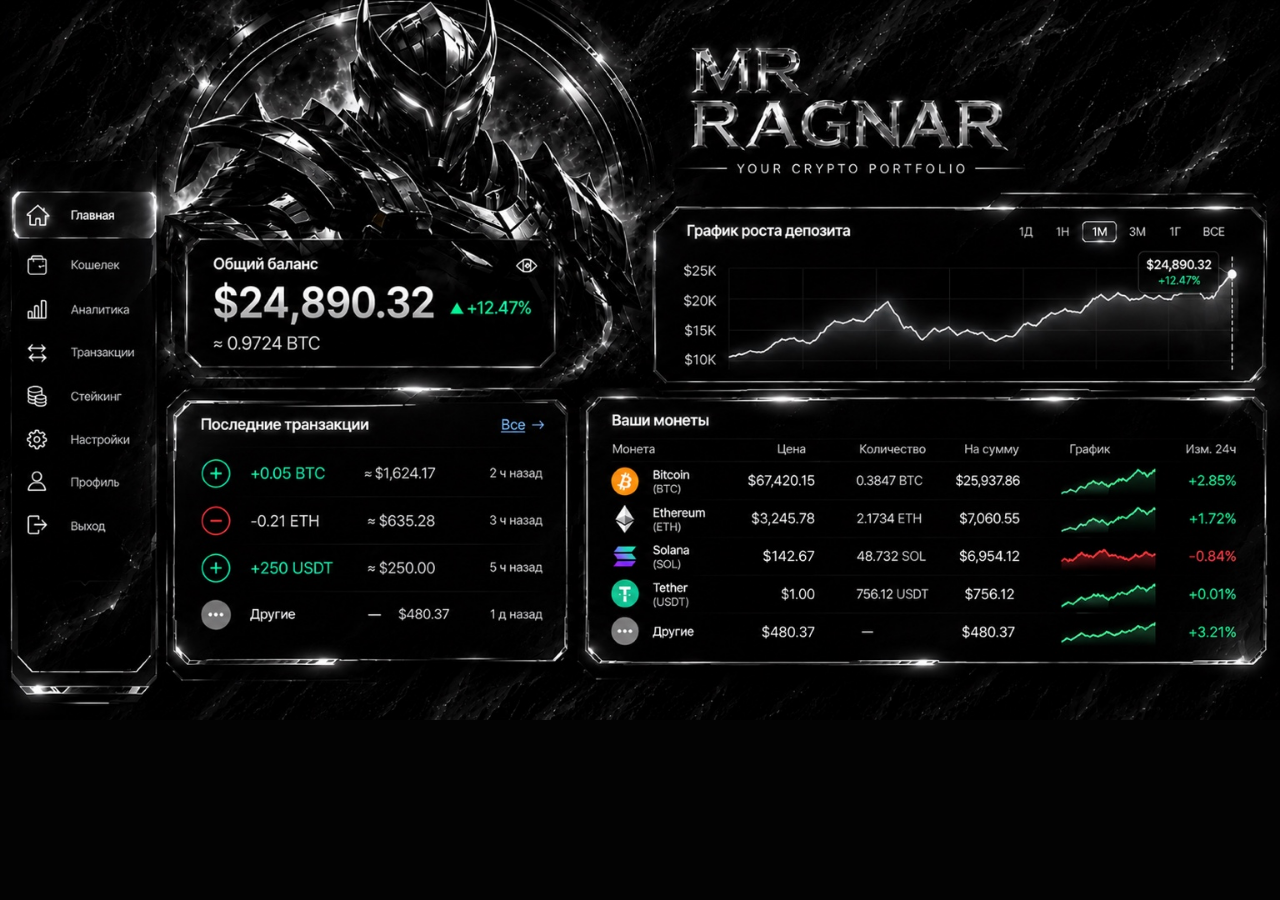
<file: 1/index.html>
<!doctype html>
<html lang="ru">
<head>
  <meta charset="utf-8">
  <meta name="viewport" content="width=device-width, initial-scale=1">
  <meta name="theme-color" content="#050505">
  <title>MR RAGNAR — Your Crypto Portfolio</title>
  <link rel="stylesheet" href="code/style.css">
</head>
<body>
  <main class="screen" aria-label="MR RAGNAR crypto portfolio dashboard">
    <img class="dashboard" src="photo/dashboard.jpg" alt="MR RAGNAR — криптопортфель: боковое меню, баланс, график роста депозита, транзакции и список монет">
    <nav class="hotspots" aria-label="Навигация по макету">
      <button class="hotspot home" aria-label="Главная" data-note="Главная"></button>
      <button class="hotspot wallet" aria-label="Кошелёк" data-note="Кошелёк"></button>
      <button class="hotspot analytics" aria-label="Аналитика" data-note="Аналитика"></button>
      <button class="hotspot transactions" aria-label="Транзакции" data-note="Транзакции"></button>
      <button class="hotspot staking" aria-label="Стейкинг" data-note="Стейкинг"></button>
      <button class="hotspot settings" aria-label="Настройки" data-note="Настройки"></button>
      <button class="hotspot profile" aria-label="Профиль" data-note="Профиль"></button>
      <button class="hotspot logout" aria-label="Выход" data-note="Это демонстрационный макет. Авторизация не подключена."></button>
    </nav>
    <div class="notice" role="status" aria-live="polite"></div>
  </main>
  <script src="code/script.js"></script>
</body>
</html>
</file>
<file: 1/code/style.css>
*{box-sizing:border-box}
html,body{margin:0;min-height:100%;background:#030303}
body{display:flex;justify-content:center;align-items:flex-start;overflow-x:hidden}
.screen{position:relative;width:min(100vw,1536px);line-height:0;background:#030303}
.dashboard{display:block;width:100%;height:auto;user-select:none;-webkit-user-drag:none}
.hotspots{position:absolute;inset:0;pointer-events:none}
.hotspot{position:absolute;display:block;padding:0;border:0;background:transparent;pointer-events:auto;cursor:pointer}
.hotspot:focus-visible{outline:2px solid #e9edef;outline-offset:1px;background:#ffffff12}
.home{left:1.0%;top:26.5%;width:11.3%;height:6.6%}
.wallet{left:1.0%;top:33.1%;width:11.3%;height:6.0%}
.analytics{left:1.0%;top:39.0%;width:11.3%;height:6.0%}
.transactions{left:1.0%;top:45.0%;width:11.3%;height:6.0%}
.staking{left:1.0%;top:51.0%;width:11.3%;height:6.0%}
.settings{left:1.0%;top:57.0%;width:11.3%;height:6.0%}
.profile{left:1.0%;top:63.0%;width:11.3%;height:6.0%}
.logout{left:1.0%;top:69.0%;width:11.3%;height:6.0%}
.notice{position:fixed;left:50%;bottom:20px;transform:translate(-50%,12px);padding:10px 16px;border:1px solid #aeb5ba66;border-radius:7px;background:#08090bed;color:#f0f2f3;font:13px Arial,sans-serif;line-height:1.4;opacity:0;pointer-events:none;transition:opacity .18s,transform .18s;max-width:min(90vw,420px);text-align:center;z-index:5}
.notice.show{opacity:1;transform:translate(-50%,0)}
@media(min-width:1537px){.screen{width:1536px}}
</file>
